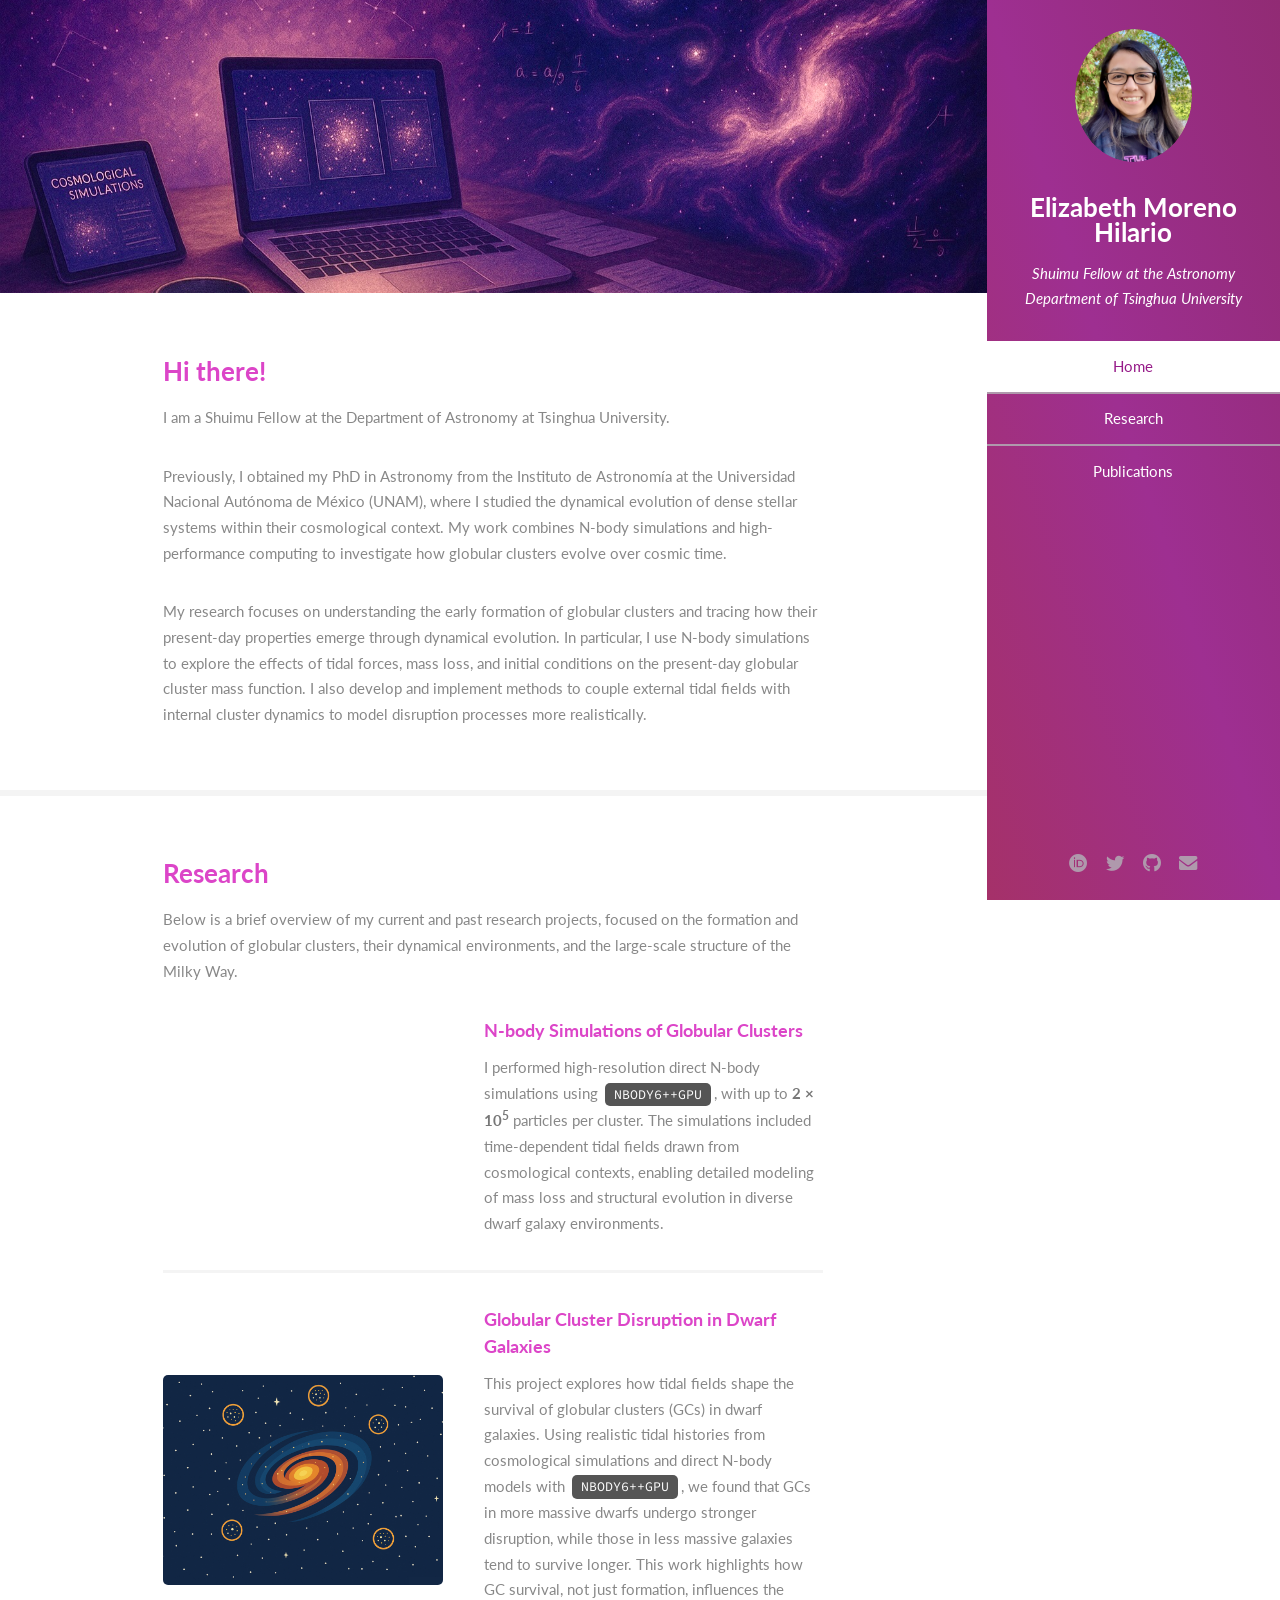
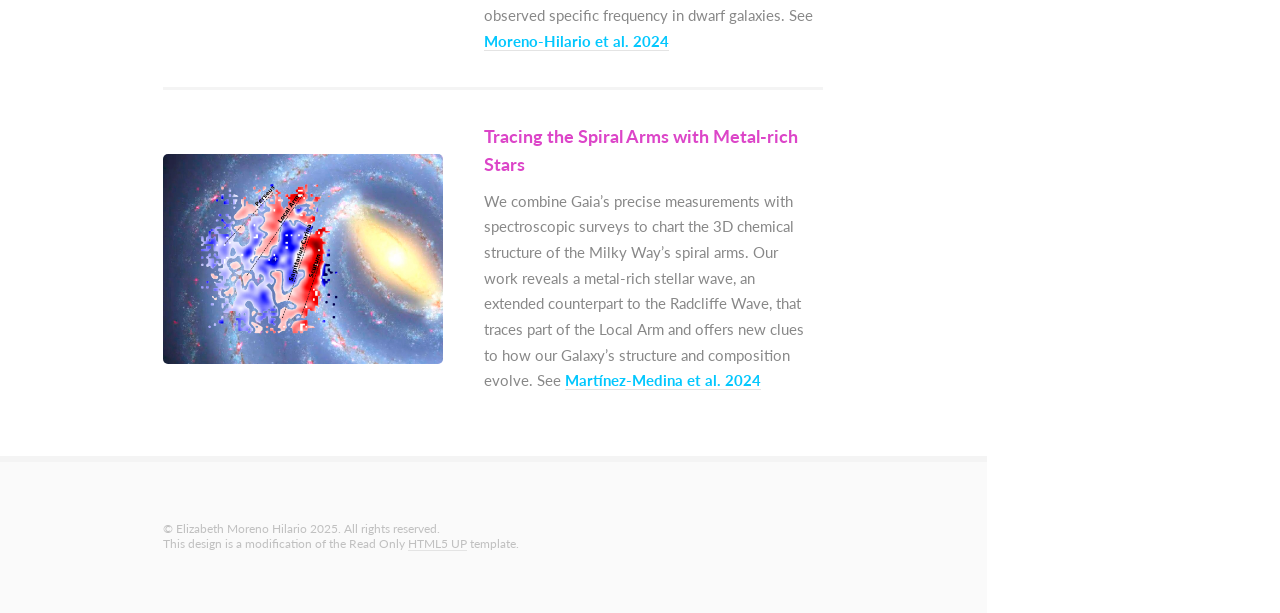
<file: index.html>
<!DOCTYPE HTML>
<!--
	Read Only by HTML5 UP
	html5up.net | @ajlkn
	Free for personal and commercial use under the CCA 3.0 license (html5up.net/license)
-->
<html>
	<head>
		<title>Elizabeth Moreno Hilario</title>
		<meta charset="utf-8" />
		<meta name="viewport" content="width=device-width, initial-scale=1, user-scalable=no" />
		<link rel="stylesheet" href="assets/css/main.css" />
	</head>
	<body class="is-preload">

		<!-- Header -->
			<section id="header">
				<header>
					<span class="image avatar"><img src="images/EMH.jpeg" alt="" /></span>
					<h1 id="logo"><a href="#">Elizabeth Moreno Hilario</a></h1>
					<p>Shuimu Fellow at the Astronomy Department of Tsinghua University</p>

				</header>
				<nav id="nav">
					<ul>
						<li><a href="#one" class="active">Home</a></li>
						<li><a href="#two">Research</a></li>
						<li><a href="https://ui.adsabs.harvard.edu/public-libraries/n4jXkbl8RSSs3lw-qFW_7Q" class="external">Publications</a></li>
						<!-- <li><a href="#four">Contact</a></li> -->
					</ul>
				</nav>
				<footer>
					<ul class="icons">
						<li><a href="https://orcid.org/0000-0002-6906-2379" class="icon brands fa-orcid"><span class="label">Orcid</span></a></li>
						<li><a href="https://x.com/Effy_Morh" class="icon brands fa-twitter"><span class="label">Twitter</span></a></li>
						<li><a href="https://github.com/ElizabethMorh" class="icon brands fa-github"><span class="label">Github</span></a></li>
						<li><a href="mailto:elimorh@mail.tsinghua.edu.cn" class="icon solid fa-envelope"><span class="label">Email</span></a></li>
					</ul>
				</footer>
			</section>

		<!-- Wrapper -->
			<div id="wrapper">

				<!-- Main -->
					<div id="main">

						<!-- One -->
							<section id="one">
								<div class="image main" data-position="center">
									<img src="images/banner.jpeg" alt="" />
								</div>
								<div class="container">
									<header class="major">
										<h3>Hi there!</h3>
									</header>
									<p>I am a Shuimu Fellow at the Department of Astronomy at Tsinghua University.</p>
									<p>Previously, I obtained my PhD in Astronomy from the Instituto de Astronomía at the Universidad Nacional Autónoma de México (UNAM), where I studied the dynamical evolution of dense stellar systems within their cosmological context. My work combines N-body simulations and high-performance computing to investigate how globular clusters evolve over cosmic time.</p>
									<p>My research focuses on understanding the early formation of globular clusters and tracing how their present-day properties emerge through dynamical evolution. In particular, I use N-body simulations to explore the effects of tidal forces, mass loss, and initial conditions on the present-day globular cluster mass function. I also develop and implement methods to couple external tidal fields with internal cluster dynamics to model disruption processes more realistically.</p>
								</div>
							</section>

						<!-- Two -->
							<section id="two">
								<div class="container">
									<h3>Research</h3>
									<p>Below is a brief overview of my current and past research projects, focused on the formation and evolution of globular clusters, their dynamical environments, and the large-scale structure of the Milky Way.</p>
									<div class="features">
										<article>
											<a href="#" class="image">
  											<video autoplay loop muted playsinline style="width:100%; height:auto;">
    										<source src="images/output_R6h_dots.mp4" type="video/mp4">
    										Your browser does not support the video tag.
  											</video>
											</a>
											<div class="inner">
												<h4>N-body Simulations of Globular Clusters</h4>
												<p>I performed high-resolution direct N-body simulations using <code>NBODY6++GPU</code>, with up to <strong>2 × 10<sup>5</sup></strong> particles per cluster. The simulations included time-dependent tidal fields drawn from cosmological contexts, enabling detailed modeling of mass loss and structural evolution in diverse dwarf galaxy environments.</p>
											</div>
										</article>
										<article>
											<a href="#" class="image"><img src="images/GCs_galaxy.jpeg" alt="" /></a>
											<div class="inner">
												<h4>Globular Cluster Disruption in Dwarf Galaxies</h4>
												<p>This project explores how tidal fields shape the survival of globular clusters (GCs) in dwarf galaxies. Using realistic tidal histories from cosmological simulations and direct N-body models with <code>NBODY6++GPU</code>, we found that GCs in more massive dwarfs undergo stronger disruption, while those in less massive galaxies tend to survive longer. This work highlights how GC survival, not just formation, influences the observed specific frequency in dwarf galaxies.
												See <a href="https://ui.adsabs.harvard.edu/abs/2024MNRAS.527.2765M/abstract" target="_blank" style="color: #02c7fe; text-decoration: none; font-weight: bold;"> Moreno-Hilario et al. 2024 </a>
												</p>
											</div>
										</article>
										<article>
											<a href="#" class="image"><img src="images/MetalicityMap.jpeg" alt="" /></a>
											<div class="inner">
												<h4>Tracing the Spiral Arms with Metal-rich Stars</h4>
												<p>We combine Gaia’s precise measurements with spectroscopic surveys to chart the 3D chemical structure of the Milky Way’s spiral arms. Our work reveals a metal-rich stellar wave, an extended counterpart to the Radcliffe Wave, that traces part of the Local Arm and offers new clues to how our Galaxy’s structure and composition evolve.
												See <a href="https://ui.adsabs.harvard.edu/abs/2025MNRAS.542L..94M/abstract" target="_blank" style="color: #02c7fe; text-decoration: none; font-weight: bold;"> Martínez-Medina et al. 2024 </a>	
												</p>
											</div>
										</article>
									</div>
								</div>
							</section>


						<!-- Three -->
						<!-- 
							<section id="two">
								<div class="container">
									<h3>Things I Can Do</h3>
									<p>Integer eu ante ornare amet commetus vestibulum blandit integer in curae ac faucibus integer non. Adipiscing cubilia elementum integer lorem ipsum dolor sit amet.</p>
									<ul class="feature-icons">
										<li class="icon solid fa-code">Write all the code</li>
										<li class="icon solid fa-cubes">Stack small boxes</li>
										<li class="icon solid fa-book">Read books and stuff</li>
										<li class="icon solid fa-coffee">Drink much coffee</li>
										<li class="icon solid fa-bolt">Lightning bolt</li>
										<li class="icon solid fa-users">Shadow clone technique</li>
									</ul>
								</div>
							</section>
						-->


						<!-- Five -->
						<!--
							<section id="five">
								<div class="container">
									<h3>Elements</h3>

									<section>
										<h4>Text</h4>
										<p>This is <b>bold</b> and this is <strong>strong</strong>. This is <i>italic</i> and this is <em>emphasized</em>.
										This is <sup>superscript</sup> text and this is <sub>subscript</sub> text.
										This is <u>underlined</u> and this is code: <code>for (;;) { ... }</code>. Finally, <a href="#">this is a link</a>.</p>
										<hr />
										<header>
											<h4>Heading with a Subtitle</h4>
											<p>Lorem ipsum dolor sit amet nullam id egestas urna aliquam</p>
										</header>
										<p>Nunc lacinia ante nunc ac lobortis. Interdum adipiscing gravida odio porttitor sem non mi integer non faucibus ornare mi ut ante amet placerat aliquet. Volutpat eu sed ante lacinia sapien lorem accumsan varius montes viverra nibh in adipiscing blandit tempus accumsan.</p>
										<header>
											<h5>Heading with a Subtitle</h5>
											<p>Lorem ipsum dolor sit amet nullam id egestas urna aliquam</p>
										</header>
										<p>Nunc lacinia ante nunc ac lobortis. Interdum adipiscing gravida odio porttitor sem non mi integer non faucibus ornare mi ut ante amet placerat aliquet. Volutpat eu sed ante lacinia sapien lorem accumsan varius montes viverra nibh in adipiscing blandit tempus accumsan.</p>
										<hr />
										<h2>Heading Level 2</h2>
										<h3>Heading Level 3</h3>
										<h4>Heading Level 4</h4>
										<h5>Heading Level 5</h5>
										<h6>Heading Level 6</h6>
										<hr />
										<h5>Blockquote</h5>
										<blockquote>Fringilla nisl. Donec accumsan interdum nisi, quis tincidunt felis sagittis eget tempus euismod. Vestibulum ante ipsum primis in faucibus vestibulum. Blandit adipiscing eu felis iaculis volutpat ac adipiscing accumsan faucibus. Vestibulum ante ipsum primis in faucibus lorem ipsum dolor sit amet nullam adipiscing eu felis.</blockquote>
										<h5>Preformatted</h5>
										<pre><code>i = 0;

while (!deck.isInOrder()) {
    print 'Iteration ' + i;
    deck.shuffle();
    i++;
}

print 'It took ' + i + ' iterations to sort the deck.';</code></pre>
									</section>

									<section>
										<h4>Lists</h4>
										<div class="row">
											<div class="col-6 col-12-xsmall">
												<h5>Unordered</h5>
												<ul>
													<li>Dolor pulvinar etiam magna etiam.</li>
													<li>Sagittis adipiscing lorem eleifend.</li>
													<li>Felis enim feugiat dolore viverra.</li>
												</ul>
												<h5>Alternate</h5>
												<ul class="alt">
													<li>Dolor pulvinar etiam magna etiam.</li>
													<li>Sagittis adipiscing lorem eleifend.</li>
													<li>Felis enim feugiat dolore viverra.</li>
												</ul>
											</div>
											<div class="col-6 col-12-xsmall">
												<h5>Ordered</h5>
												<ol>
													<li>Dolor pulvinar etiam magna etiam.</li>
													<li>Etiam vel felis at lorem sed viverra.</li>
													<li>Felis enim feugiat dolore viverra.</li>
													<li>Dolor pulvinar etiam magna etiam.</li>
													<li>Etiam vel felis at lorem sed viverra.</li>
													<li>Felis enim feugiat dolore viverra.</li>
												</ol>
												<h5>Icons</h5>
												<ul class="icons">
													<li><a href="#" class="icon brands fa-twitter"><span class="label">Twitter</span></a></li>
													<li><a href="#" class="icon brands fa-facebook-f"><span class="label">Facebook</span></a></li>
													<li><a href="#" class="icon brands fa-instagram"><span class="label">Instagram</span></a></li>
													<li><a href="#" class="icon brands fa-github"><span class="label">Github</span></a></li>
													<li><a href="#" class="icon brands fa-dribbble"><span class="label">Dribbble</span></a></li>
													<li><a href="#" class="icon brands fa-tumblr"><span class="label">Tumblr</span></a></li>
												</ul>
											</div>
										</div>
										<h5>Actions</h5>
										<ul class="actions">
											<li><a href="#" class="button primary">Default</a></li>
											<li><a href="#" class="button">Default</a></li>
											<li><a href="#" class="button alt">Default</a></li>
										</ul>
										<ul class="actions small">
											<li><a href="#" class="button primary small">Small</a></li>
											<li><a href="#" class="button small">Small</a></li>
											<li><a href="#" class="button alt small">Small</a></li>
										</ul>
										<div class="row">
											<div class="col-3 col-6-medium col-12-xsmall">
												<ul class="actions stacked">
													<li><a href="#" class="button primary">Default</a></li>
													<li><a href="#" class="button">Default</a></li>
													<li><a href="#" class="button alt">Default</a></li>
												</ul>
											</div>
											<div class="col-3 col-6 col-12-xsmall">
												<ul class="actions stacked">
													<li><a href="#" class="button primary small">Small</a></li>
													<li><a href="#" class="button small">Small</a></li>
													<li><a href="#" class="button alt small">Small</a></li>
												</ul>
											</div>
											<div class="col-3 col-6-medium col-12-xsmall">
												<ul class="actions stacked">
													<li><a href="#" class="button primary fit">Default</a></li>
													<li><a href="#" class="button fit">Default</a></li>
													<li><a href="#" class="button alt fit">Default</a></li>
												</ul>
											</div>
											<div class="col-3 col-6-medium col-12-xsmall">
												<ul class="actions stacked">
													<li><a href="#" class="button primary small fit">Small</a></li>
													<li><a href="#" class="button small fit">Small</a></li>
													<li><a href="#" class="button alt small fit">Small</a></li>
												</ul>
											</div>
										</div>
									</section>

									<section>
										<h4>Table</h4>
										<h5>Default</h5>
										<div class="table-wrapper">
											<table>
												<thead>
													<tr>
														<th>Name</th>
														<th>Description</th>
														<th>Price</th>
													</tr>
												</thead>
												<tbody>
													<tr>
														<td>Item One</td>
														<td>Ante turpis integer aliquet porttitor.</td>
														<td>29.99</td>
													</tr>
													<tr>
														<td>Item Two</td>
														<td>Vis ac commodo adipiscing arcu aliquet.</td>
														<td>19.99</td>
													</tr>
													<tr>
														<td>Item Three</td>
														<td> Morbi faucibus arcu accumsan lorem.</td>
														<td>29.99</td>
													</tr>
													<tr>
														<td>Item Four</td>
														<td>Vitae integer tempus condimentum.</td>
														<td>19.99</td>
													</tr>
													<tr>
														<td>Item Five</td>
														<td>Ante turpis integer aliquet porttitor.</td>
														<td>29.99</td>
													</tr>
												</tbody>
												<tfoot>
													<tr>
														<td colspan="2"></td>
														<td>100.00</td>
													</tr>
												</tfoot>
											</table>
										</div>

										<h5>Alternate</h5>
										<div class="table-wrapper">
											<table class="alt">
												<thead>
													<tr>
														<th>Name</th>
														<th>Description</th>
														<th>Price</th>
													</tr>
												</thead>
												<tbody>
													<tr>
														<td>Item One</td>
														<td>Ante turpis integer aliquet porttitor.</td>
														<td>29.99</td>
													</tr>
													<tr>
														<td>Item Two</td>
														<td>Vis ac commodo adipiscing arcu aliquet.</td>
														<td>19.99</td>
													</tr>
													<tr>
														<td>Item Three</td>
														<td> Morbi faucibus arcu accumsan lorem.</td>
														<td>29.99</td>
													</tr>
													<tr>
														<td>Item Four</td>
														<td>Vitae integer tempus condimentum.</td>
														<td>19.99</td>
													</tr>
													<tr>
														<td>Item Five</td>
														<td>Ante turpis integer aliquet porttitor.</td>
														<td>29.99</td>
													</tr>
												</tbody>
												<tfoot>
													<tr>
														<td colspan="2"></td>
														<td>100.00</td>
													</tr>
												</tfoot>
											</table>
										</div>
									</section>

									<section>
										<h4>Buttons</h4>
										<ul class="actions">
											<li><a href="#" class="button primary">Primary</a></li>
											<li><a href="#" class="button">Default</a></li>
											<li><a href="#" class="button alt">Alternate</a></li>
										</ul>
										<ul class="actions">
											<li><a href="#" class="button primary large">Large</a></li>
											<li><a href="#" class="button">Default</a></li>
											<li><a href="#" class="button alt small">Small</a></li>
										</ul>
										<ul class="actions fit">
											<li><a href="#" class="button primary fit">Fit</a></li>
											<li><a href="#" class="button fit">Fit</a></li>
											<li><a href="#" class="button alt fit">Fit</a></li>
										</ul>
										<ul class="actions fit small">
											<li><a href="#" class="button primary fit small">Fit + Small</a></li>
											<li><a href="#" class="button fit small">Fit + Small</a></li>
											<li><a href="#" class="button alt fit small">Fit + Small</a></li>
										</ul>
										<ul class="actions">
											<li><a href="#" class="button primary icon solid fa-download">Icon</a></li>
											<li><a href="#" class="button icon solid fa-download">Icon</a></li>
											<li><a href="#" class="button alt icon solid fa-check">Icon</a></li>
										</ul>
										<ul class="actions">
											<li><span class="button primary disabled">Primary</span></li>
											<li><span class="button disabled">Default</span></li>
											<li><span class="button alt disabled">Alternate</span></li>
										</ul>
									</section>

									<section>
										<h4>Form</h4>
										<form method="post" action="#">
											<div class="row gtr-uniform">
												<div class="col-6 col-12-xsmall">
													<input type="text" name="demo-name" id="demo-name" value="" placeholder="Name" />
												</div>
												<div class="col-6 col-12-xsmall">
													<input type="email" name="demo-email" id="demo-email" value="" placeholder="Email" />
												</div>
												<div class="col-12">
													<select name="demo-category" id="demo-category">
														<option value="">- Category -</option>
														<option value="1">Manufacturing</option>
														<option value="1">Shipping</option>
														<option value="1">Administration</option>
														<option value="1">Human Resources</option>
													</select>
												</div>
												<div class="col-4 col-12-medium">
													<input type="radio" id="demo-priority-low" name="demo-priority" checked>
													<label for="demo-priority-low">Low Priority</label>
												</div>
												<div class="col-4 col-12-medium">
													<input type="radio" id="demo-priority-normal" name="demo-priority">
													<label for="demo-priority-normal">Normal Priority</label>
												</div>
												<div class="col-4 col-12-medium">
													<input type="radio" id="demo-priority-high" name="demo-priority">
													<label for="demo-priority-high">High Priority</label>
												</div>
												<div class="col-6 col-12-medium">
													<input type="checkbox" id="demo-copy" name="demo-copy">
													<label for="demo-copy">Email me a copy of this message</label>
												</div>
												<div class="col-6 col-12-medium">
													<input type="checkbox" id="demo-human" name="demo-human" checked>
													<label for="demo-human">I am a human and not a robot</label>
												</div>
												<div class="col-12">
													<textarea name="demo-message" id="demo-message" placeholder="Enter your message" rows="6"></textarea>
												</div>
												<div class="col-12">
													<ul class="actions">
														<li><input type="submit" value="Send Message" /></li>
														<li><input type="reset" value="Reset" class="alt" /></li>
													</ul>
												</div>
											</div>
										</form>
									</section>

									<section>
										<h4>Image</h4>
										<h5>Fit</h5>
										<span class="image fit"><img src="images/banner.jpg" alt="" /></span>
										<div class="box alt">
											<div class="row gtr-50 gtr-uniform">
												<div class="col-4"><span class="image fit"><img src="images/pic01.jpg" alt="" /></span></div>
												<div class="col-4"><span class="image fit"><img src="images/pic02.jpg" alt="" /></span></div>
												<div class="col-4"><span class="image fit"><img src="images/pic03.jpg" alt="" /></span></div>
												<div class="col-4"><span class="image fit"><img src="images/pic02.jpg" alt="" /></span></div>
												<div class="col-4"><span class="image fit"><img src="images/pic03.jpg" alt="" /></span></div>
												<div class="col-4"><span class="image fit"><img src="images/pic01.jpg" alt="" /></span></div>
												<div class="col-4"><span class="image fit"><img src="images/pic03.jpg" alt="" /></span></div>
												<div class="col-4"><span class="image fit"><img src="images/pic01.jpg" alt="" /></span></div>
												<div class="col-4"><span class="image fit"><img src="images/pic02.jpg" alt="" /></span></div>
											</div>
										</div>
										<h5>Left &amp; Right</h5>
										<p><span class="image left"><img src="images/avatar.jpg" alt="" /></span>Fringilla nisl. Donec accumsan interdum nisi, quis tincidunt felis sagittis eget. tempus euismod. Vestibulum ante ipsum primis in faucibus vestibulum. Blandit adipiscing eu felis iaculis volutpat ac adipiscing accumsan eu faucibus. Integer ac pellentesque praesent tincidunt felis sagittis eget. tempus euismod. Vestibulum ante ipsum primis in faucibus vestibulum. Blandit adipiscing eu felis iaculis volutpat ac adipiscing accumsan eu faucibus. Integer ac pellentesque praesent. Donec accumsan interdum nisi, quis tincidunt felis sagittis eget. tempus euismod. Vestibulum ante ipsum primis in faucibus vestibulum. Blandit adipiscing eu felis iaculis volutpat ac adipiscing accumsan eu faucibus. Integer ac pellentesque praesent tincidunt felis sagittis eget. tempus euismod. Vestibulum ante ipsum primis in faucibus vestibulum. Blandit adipiscing eu felis iaculis volutpat ac adipiscing accumsan eu faucibus. Integer ac pellentesque praesent.</p>
										<p><span class="image right"><img src="images/avatar.jpg" alt="" /></span>Fringilla nisl. Donec accumsan interdum nisi, quis tincidunt felis sagittis eget. tempus euismod. Vestibulum ante ipsum primis in faucibus vestibulum. Blandit adipiscing eu felis iaculis volutpat ac adipiscing accumsan eu faucibus. Integer ac pellentesque praesent tincidunt felis sagittis eget. tempus euismod. Vestibulum ante ipsum primis in faucibus vestibulum. Blandit adipiscing eu felis iaculis volutpat ac adipiscing accumsan eu faucibus. Integer ac pellentesque praesent. Donec accumsan interdum nisi, quis tincidunt felis sagittis eget. tempus euismod. Vestibulum ante ipsum primis in faucibus vestibulum. Blandit adipiscing eu felis iaculis volutpat ac adipiscing accumsan eu faucibus. Integer ac pellentesque praesent tincidunt felis sagittis eget. tempus euismod. Vestibulum ante ipsum primis in faucibus vestibulum. Blandit adipiscing eu felis iaculis volutpat ac adipiscing accumsan eu faucibus. Integer ac pellentesque praesent.</p>
									</section>

								</div>
							</section>
						

					</div>
				-->

				<!-- Footer -->
					<section id="footer">
						<div class="container">
							<ul class="copyright">
								<li>&copy; Elizabeth Moreno Hilario 2025. All rights reserved.<br>
								This design is a modification of the Read Only <a href="http://html5up.net">HTML5 UP</a> template.</li>
							</ul>
						</div>
					</section>

			</div>

		<!-- Scripts -->
			<script src="assets/js/jquery.min.js"></script>
			<script src="assets/js/jquery.scrollex.min.js"></script>
			<script src="assets/js/jquery.scrolly.min.js"></script>
			<script src="assets/js/browser.min.js"></script>
			<script src="assets/js/breakpoints.min.js"></script>
			<script src="assets/js/util.js"></script>
			<script src="assets/js/main.js"></script>

	</body>

</html>
</file>
<file: assets/css/main.css>
@import url("fontawesome-all.min.css");
@import url("https://fonts.googleapis.com/css?family=Lato:400,400italic,700,700italic|Source+Code+Pro:400");

/*
	Read Only by HTML5 UP
	html5up.net | @ajlkn
	Free for personal and commercial use under the CCA 3.0 license (html5up.net/license)
*/

html, body, div, span, applet, object,
iframe, h1, h2, h3, h4, h5, h6, p, blockquote,
pre, a, abbr, acronym, address, big, cite,
code, del, dfn, em, img, ins, kbd, q, s, samp,
small, strike, strong, sub, sup, tt, var, b,
u, i, center, dl, dt, dd, ol, ul, li, fieldset,
form, label, legend, table, caption, tbody,
tfoot, thead, tr, th, td, article, aside,
canvas, details, embed, figure, figcaption,
footer, header, hgroup, menu, nav, output, ruby,
section, summary, time, mark, audio, video {
	margin: 0;
	padding: 0;
	border: 0;
	font-size: 100%;
	font: inherit;
	vertical-align: baseline;}

article, aside, details, figcaption, figure,
footer, header, hgroup, menu, nav, section {
	display: block;}

body {
	line-height: 1;
}

ol, ul {
	list-style: none;
}

blockquote, q {
	quotes: none;
}

	blockquote:before, blockquote:after, q:before, q:after {
		content: '';
		content: none;
	}

table {
	border-collapse: collapse;
	border-spacing: 0;
}

body {
	-webkit-text-size-adjust: none;
}

mark {
	background-color: transparent;
	color: inherit;
}

input::-moz-focus-inner {
	border: 0;
	padding: 0;
}

input, select, textarea {
	-moz-appearance: none;
	-webkit-appearance: none;
	-ms-appearance: none;
	appearance: none;
}

/* Basic */

	html {
		box-sizing: border-box;
	}

	*, *:before, *:after {
		box-sizing: inherit;
	}

	body {
		background: #fff;
	}

		body.is-preload *, body.is-preload *:before, body.is-preload *:after {
			-moz-animation: none !important;
			-webkit-animation: none !important;
			-ms-animation: none !important;
			animation: none !important;
			-moz-transition: none !important;
			-webkit-transition: none !important;
			-ms-transition: none !important;
			transition: none !important;
		}

	body, input, select, textarea {
		color: #888;
		font-family: "Lato", sans-serif;
		font-size: 16pt;
		font-weight: 400;
		line-height: 1.75em;
	}

	a {
		-moz-transition: color 0.2s ease-in-out, border-color 0.2s ease-in-out;
		-webkit-transition: color 0.2s ease-in-out, border-color 0.2s ease-in-out;
		-ms-transition: color 0.2s ease-in-out, border-color 0.2s ease-in-out;
		transition: color 0.2s ease-in-out, border-color 0.2s ease-in-out;
		border-bottom: solid 1px #e4e4e4;
		color: inherit;
		text-decoration: none;
	}

		a:hover {
			border-bottom-color: transparent;
			color: #ff96f1 !important;
		}

	strong, b {
		color: #777;
		font-weight: 700;
	}

	em, i {
		font-style: italic;
	}

	p {
		margin: 0 0 2.25em 0;
	}

	h1, h2, h3, h4, h5, h6 {
		color: #dc45c8;
		font-weight: 700;
		line-height: 1em;
		margin: 0 0 0.5625em 0;
	}

		h1 a, h2 a, h3 a, h4 a, h5 a, h6 a {
			border: 0;
			color: inherit;
			text-decoration: none;
		}

	h2 {
		font-size: 2em;
		line-height: 1.5em;
	}

	h3 {
		font-size: 1.75em;
		line-height: 1.5em;
	}

	h4 {
		font-size: 1.25em;
		line-height: 1.5em;
	}

	h5 {
		font-size: 0.9em;
		line-height: 1.5em;
	}

	h6 {
		font-size: 0.7em;
		line-height: 1.5em;
	}

	sub {
		font-size: 0.8em;
		position: relative;
		top: 0.5em;
	}

	sup {
		font-size: 0.8em;
		position: relative;
		top: -0.5em;
	}

	hr {
		border: 0;
		border-bottom: solid 2px #f4f4f4;
		margin: 2.25em 0;
	}

		hr.major {
			margin: 3.375em 0;
		}

	blockquote {
		border-left: solid 8px #e4e4e4;
		font-style: italic;
		margin: 0 0 2.25em 0;
		padding: 0.5em 0 0.5em 2em;
	}

	code {
		background: #555;
		border-radius: 5px;
		color: #fff;
		font-family: "Source Code Pro", monospace;
		font-size: 0.9em;
		margin: 0 0.25em;
		padding: 0.25em 0.65em;
	}

	pre {
		font-family: "Source Code Pro", monospace;
		font-size: 0.9em;
		margin: 0 0 2.25em 0;
	}

		pre code {
			-webkit-overflow-scrolling: touch;
			display: block;
			line-height: 1.5em;
			overflow-x: auto;
			padding: 1em 1.5em;
		}

	.align-left {
		text-align: left;
	}

	.align-center {
		text-align: center;
	}

	.align-right {
		text-align: right;
	}

/* Row */

	.row {
		display: flex;
		flex-wrap: wrap;
		box-sizing: border-box;
		align-items: stretch;
	}

		.row > * {
			box-sizing: border-box;
		}

		.row.gtr-uniform > * > :last-child {
			margin-bottom: 0;
		}

		.row.aln-left {
			justify-content: flex-start;
		}

		.row.aln-center {
			justify-content: center;
		}

		.row.aln-right {
			justify-content: flex-end;
		}

		.row.aln-top {
			align-items: flex-start;
		}

		.row.aln-middle {
			align-items: center;
		}

		.row.aln-bottom {
			align-items: flex-end;
		}

		.row > .imp {
			order: -1;
		}

		.row > .col-1 {
			width: 8.33333%;
		}

		.row > .off-1 {
			margin-left: 8.33333%;
		}

		.row > .col-2 {
			width: 16.66667%;
		}

		.row > .off-2 {
			margin-left: 16.66667%;
		}

		.row > .col-3 {
			width: 25%;
		}

		.row > .off-3 {
			margin-left: 25%;
		}

		.row > .col-4 {
			width: 33.33333%;
		}

		.row > .off-4 {
			margin-left: 33.33333%;
		}

		.row > .col-5 {
			width: 41.66667%;
		}

		.row > .off-5 {
			margin-left: 41.66667%;
		}

		.row > .col-6 {
			width: 50%;
		}

		.row > .off-6 {
			margin-left: 50%;
		}

		.row > .col-7 {
			width: 58.33333%;
		}

		.row > .off-7 {
			margin-left: 58.33333%;
		}

		.row > .col-8 {
			width: 66.66667%;
		}

		.row > .off-8 {
			margin-left: 66.66667%;
		}

		.row > .col-9 {
			width: 75%;
		}

		.row > .off-9 {
			margin-left: 75%;
		}

		.row > .col-10 {
			width: 83.33333%;
		}

		.row > .off-10 {
			margin-left: 83.33333%;
		}

		.row > .col-11 {
			width: 91.66667%;
		}

		.row > .off-11 {
			margin-left: 91.66667%;
		}

		.row > .col-12 {
			width: 100%;
		}

		.row > .off-12 {
			margin-left: 100%;
		}

		.row.gtr-0 {
			margin-top: 0;
			margin-left: 0em;
		}

			.row.gtr-0 > * {
				padding: 0 0 0 0em;
			}

			.row.gtr-0.gtr-uniform {
				margin-top: 0em;
			}

				.row.gtr-0.gtr-uniform > * {
					padding-top: 0em;
				}

		.row.gtr-25 {
			margin-top: 0;
			margin-left: -0.5em;
		}

			.row.gtr-25 > * {
				padding: 0 0 0 0.5em;
			}

			.row.gtr-25.gtr-uniform {
				margin-top: -0.5em;
			}

				.row.gtr-25.gtr-uniform > * {
					padding-top: 0.5em;
				}

		.row.gtr-50 {
			margin-top: 0;
			margin-left: -1em;
		}

			.row.gtr-50 > * {
				padding: 0 0 0 1em;
			}

			.row.gtr-50.gtr-uniform {
				margin-top: -1em;
			}

				.row.gtr-50.gtr-uniform > * {
					padding-top: 1em;
				}

		.row {
			margin-top: 0;
			margin-left: -2em;
		}

			.row > * {
				padding: 0 0 0 2em;
			}

			.row.gtr-uniform {
				margin-top: -2em;
			}

				.row.gtr-uniform > * {
					padding-top: 2em;
				}

		.row.gtr-150 {
			margin-top: 0;
			margin-left: -3em;
		}

			.row.gtr-150 > * {
				padding: 0 0 0 3em;
			}

			.row.gtr-150.gtr-uniform {
				margin-top: -3em;
			}

				.row.gtr-150.gtr-uniform > * {
					padding-top: 3em;
				}

		.row.gtr-200 {
			margin-top: 0;
			margin-left: -4em;
		}

			.row.gtr-200 > * {
				padding: 0 0 0 4em;
			}

			.row.gtr-200.gtr-uniform {
				margin-top: -4em;
			}

				.row.gtr-200.gtr-uniform > * {
					padding-top: 4em;
				}

		@media screen and (max-width: 1680px) {

			.row {
				display: flex;
				flex-wrap: wrap;
				box-sizing: border-box;
				align-items: stretch;
			}

				.row > * {
					box-sizing: border-box;
				}

				.row.gtr-uniform > * > :last-child {
					margin-bottom: 0;
				}

				.row.aln-left {
					justify-content: flex-start;
				}

				.row.aln-center {
					justify-content: center;
				}

				.row.aln-right {
					justify-content: flex-end;
				}

				.row.aln-top {
					align-items: flex-start;
				}

				.row.aln-middle {
					align-items: center;
				}

				.row.aln-bottom {
					align-items: flex-end;
				}

				.row > .imp-xlarge {
					order: -1;
				}

				.row > .col-1-xlarge {
					width: 8.33333%;
				}

				.row > .off-1-xlarge {
					margin-left: 8.33333%;
				}

				.row > .col-2-xlarge {
					width: 16.66667%;
				}

				.row > .off-2-xlarge {
					margin-left: 16.66667%;
				}

				.row > .col-3-xlarge {
					width: 25%;
				}

				.row > .off-3-xlarge {
					margin-left: 25%;
				}

				.row > .col-4-xlarge {
					width: 33.33333%;
				}

				.row > .off-4-xlarge {
					margin-left: 33.33333%;
				}

				.row > .col-5-xlarge {
					width: 41.66667%;
				}

				.row > .off-5-xlarge {
					margin-left: 41.66667%;
				}

				.row > .col-6-xlarge {
					width: 50%;
				}

				.row > .off-6-xlarge {
					margin-left: 50%;
				}

				.row > .col-7-xlarge {
					width: 58.33333%;
				}

				.row > .off-7-xlarge {
					margin-left: 58.33333%;
				}

				.row > .col-8-xlarge {
					width: 66.66667%;
				}

				.row > .off-8-xlarge {
					margin-left: 66.66667%;
				}

				.row > .col-9-xlarge {
					width: 75%;
				}

				.row > .off-9-xlarge {
					margin-left: 75%;
				}

				.row > .col-10-xlarge {
					width: 83.33333%;
				}

				.row > .off-10-xlarge {
					margin-left: 83.33333%;
				}

				.row > .col-11-xlarge {
					width: 91.66667%;
				}

				.row > .off-11-xlarge {
					margin-left: 91.66667%;
				}

				.row > .col-12-xlarge {
					width: 100%;
				}

				.row > .off-12-xlarge {
					margin-left: 100%;
				}

				.row.gtr-0 {
					margin-top: 0;
					margin-left: 0em;
				}

					.row.gtr-0 > * {
						padding: 0 0 0 0em;
					}

					.row.gtr-0.gtr-uniform {
						margin-top: 0em;
					}

						.row.gtr-0.gtr-uniform > * {
							padding-top: 0em;
						}

				.row.gtr-25 {
					margin-top: 0;
					margin-left: -0.5em;
				}

					.row.gtr-25 > * {
						padding: 0 0 0 0.5em;
					}

					.row.gtr-25.gtr-uniform {
						margin-top: -0.5em;
					}

						.row.gtr-25.gtr-uniform > * {
							padding-top: 0.5em;
						}

				.row.gtr-50 {
					margin-top: 0;
					margin-left: -1em;
				}

					.row.gtr-50 > * {
						padding: 0 0 0 1em;
					}

					.row.gtr-50.gtr-uniform {
						margin-top: -1em;
					}

						.row.gtr-50.gtr-uniform > * {
							padding-top: 1em;
						}

				.row {
					margin-top: 0;
					margin-left: -2em;
				}

					.row > * {
						padding: 0 0 0 2em;
					}

					.row.gtr-uniform {
						margin-top: -2em;
					}

						.row.gtr-uniform > * {
							padding-top: 2em;
						}

				.row.gtr-150 {
					margin-top: 0;
					margin-left: -3em;
				}

					.row.gtr-150 > * {
						padding: 0 0 0 3em;
					}

					.row.gtr-150.gtr-uniform {
						margin-top: -3em;
					}

						.row.gtr-150.gtr-uniform > * {
							padding-top: 3em;
						}

				.row.gtr-200 {
					margin-top: 0;
					margin-left: -4em;
				}

					.row.gtr-200 > * {
						padding: 0 0 0 4em;
					}

					.row.gtr-200.gtr-uniform {
						margin-top: -4em;
					}

						.row.gtr-200.gtr-uniform > * {
							padding-top: 4em;
						}

		}

		@media screen and (max-width: 1280px) {

			.row {
				display: flex;
				flex-wrap: wrap;
				box-sizing: border-box;
				align-items: stretch;
			}

				.row > * {
					box-sizing: border-box;
				}

				.row.gtr-uniform > * > :last-child {
					margin-bottom: 0;
				}

				.row.aln-left {
					justify-content: flex-start;
				}

				.row.aln-center {
					justify-content: center;
				}

				.row.aln-right {
					justify-content: flex-end;
				}

				.row.aln-top {
					align-items: flex-start;
				}

				.row.aln-middle {
					align-items: center;
				}

				.row.aln-bottom {
					align-items: flex-end;
				}

				.row > .imp-large {
					order: -1;
				}

				.row > .col-1-large {
					width: 8.33333%;
				}

				.row > .off-1-large {
					margin-left: 8.33333%;
				}

				.row > .col-2-large {
					width: 16.66667%;
				}

				.row > .off-2-large {
					margin-left: 16.66667%;
				}

				.row > .col-3-large {
					width: 25%;
				}

				.row > .off-3-large {
					margin-left: 25%;
				}

				.row > .col-4-large {
					width: 33.33333%;
				}

				.row > .off-4-large {
					margin-left: 33.33333%;
				}

				.row > .col-5-large {
					width: 41.66667%;
				}

				.row > .off-5-large {
					margin-left: 41.66667%;
				}

				.row > .col-6-large {
					width: 50%;
				}

				.row > .off-6-large {
					margin-left: 50%;
				}

				.row > .col-7-large {
					width: 58.33333%;
				}

				.row > .off-7-large {
					margin-left: 58.33333%;
				}

				.row > .col-8-large {
					width: 66.66667%;
				}

				.row > .off-8-large {
					margin-left: 66.66667%;
				}

				.row > .col-9-large {
					width: 75%;
				}

				.row > .off-9-large {
					margin-left: 75%;
				}

				.row > .col-10-large {
					width: 83.33333%;
				}

				.row > .off-10-large {
					margin-left: 83.33333%;
				}

				.row > .col-11-large {
					width: 91.66667%;
				}

				.row > .off-11-large {
					margin-left: 91.66667%;
				}

				.row > .col-12-large {
					width: 100%;
				}

				.row > .off-12-large {
					margin-left: 100%;
				}

				.row.gtr-0 {
					margin-top: 0;
					margin-left: 0em;
				}

					.row.gtr-0 > * {
						padding: 0 0 0 0em;
					}

					.row.gtr-0.gtr-uniform {
						margin-top: 0em;
					}

						.row.gtr-0.gtr-uniform > * {
							padding-top: 0em;
						}

				.row.gtr-25 {
					margin-top: 0;
					margin-left: -0.375em;
				}

					.row.gtr-25 > * {
						padding: 0 0 0 0.375em;
					}

					.row.gtr-25.gtr-uniform {
						margin-top: -0.375em;
					}

						.row.gtr-25.gtr-uniform > * {
							padding-top: 0.375em;
						}

				.row.gtr-50 {
					margin-top: 0;
					margin-left: -0.75em;
				}

					.row.gtr-50 > * {
						padding: 0 0 0 0.75em;
					}

					.row.gtr-50.gtr-uniform {
						margin-top: -0.75em;
					}

						.row.gtr-50.gtr-uniform > * {
							padding-top: 0.75em;
						}

				.row {
					margin-top: 0;
					margin-left: -1.5em;
				}

					.row > * {
						padding: 0 0 0 1.5em;
					}

					.row.gtr-uniform {
						margin-top: -1.5em;
					}

						.row.gtr-uniform > * {
							padding-top: 1.5em;
						}

				.row.gtr-150 {
					margin-top: 0;
					margin-left: -2.25em;
				}

					.row.gtr-150 > * {
						padding: 0 0 0 2.25em;
					}

					.row.gtr-150.gtr-uniform {
						margin-top: -2.25em;
					}

						.row.gtr-150.gtr-uniform > * {
							padding-top: 2.25em;
						}

				.row.gtr-200 {
					margin-top: 0;
					margin-left: -3em;
				}

					.row.gtr-200 > * {
						padding: 0 0 0 3em;
					}

					.row.gtr-200.gtr-uniform {
						margin-top: -3em;
					}

						.row.gtr-200.gtr-uniform > * {
							padding-top: 3em;
						}

		}

		@media screen and (max-width: 1024px) {

			.row {
				display: flex;
				flex-wrap: wrap;
				box-sizing: border-box;
				align-items: stretch;
			}

				.row > * {
					box-sizing: border-box;
				}

				.row.gtr-uniform > * > :last-child {
					margin-bottom: 0;
				}

				.row.aln-left {
					justify-content: flex-start;
				}

				.row.aln-center {
					justify-content: center;
				}

				.row.aln-right {
					justify-content: flex-end;
				}

				.row.aln-top {
					align-items: flex-start;
				}

				.row.aln-middle {
					align-items: center;
				}

				.row.aln-bottom {
					align-items: flex-end;
				}

				.row > .imp-medium {
					order: -1;
				}

				.row > .col-1-medium {
					width: 8.33333%;
				}

				.row > .off-1-medium {
					margin-left: 8.33333%;
				}

				.row > .col-2-medium {
					width: 16.66667%;
				}

				.row > .off-2-medium {
					margin-left: 16.66667%;
				}

				.row > .col-3-medium {
					width: 25%;
				}

				.row > .off-3-medium {
					margin-left: 25%;
				}

				.row > .col-4-medium {
					width: 33.33333%;
				}

				.row > .off-4-medium {
					margin-left: 33.33333%;
				}

				.row > .col-5-medium {
					width: 41.66667%;
				}

				.row > .off-5-medium {
					margin-left: 41.66667%;
				}

				.row > .col-6-medium {
					width: 50%;
				}

				.row > .off-6-medium {
					margin-left: 50%;
				}

				.row > .col-7-medium {
					width: 58.33333%;
				}

				.row > .off-7-medium {
					margin-left: 58.33333%;
				}

				.row > .col-8-medium {
					width: 66.66667%;
				}

				.row > .off-8-medium {
					margin-left: 66.66667%;
				}

				.row > .col-9-medium {
					width: 75%;
				}

				.row > .off-9-medium {
					margin-left: 75%;
				}

				.row > .col-10-medium {
					width: 83.33333%;
				}

				.row > .off-10-medium {
					margin-left: 83.33333%;
				}

				.row > .col-11-medium {
					width: 91.66667%;
				}

				.row > .off-11-medium {
					margin-left: 91.66667%;
				}

				.row > .col-12-medium {
					width: 100%;
				}

				.row > .off-12-medium {
					margin-left: 100%;
				}

				.row.gtr-0 {
					margin-top: 0;
					margin-left: 0em;
				}

					.row.gtr-0 > * {
						padding: 0 0 0 0em;
					}

					.row.gtr-0.gtr-uniform {
						margin-top: 0em;
					}

						.row.gtr-0.gtr-uniform > * {
							padding-top: 0em;
						}

				.row.gtr-25 {
					margin-top: 0;
					margin-left: -0.375em;
				}

					.row.gtr-25 > * {
						padding: 0 0 0 0.375em;
					}

					.row.gtr-25.gtr-uniform {
						margin-top: -0.375em;
					}

						.row.gtr-25.gtr-uniform > * {
							padding-top: 0.375em;
						}

				.row.gtr-50 {
					margin-top: 0;
					margin-left: -0.75em;
				}

					.row.gtr-50 > * {
						padding: 0 0 0 0.75em;
					}

					.row.gtr-50.gtr-uniform {
						margin-top: -0.75em;
					}

						.row.gtr-50.gtr-uniform > * {
							padding-top: 0.75em;
						}

				.row {
					margin-top: 0;
					margin-left: -1.5em;
				}

					.row > * {
						padding: 0 0 0 1.5em;
					}

					.row.gtr-uniform {
						margin-top: -1.5em;
					}

						.row.gtr-uniform > * {
							padding-top: 1.5em;
						}

				.row.gtr-150 {
					margin-top: 0;
					margin-left: -2.25em;
				}

					.row.gtr-150 > * {
						padding: 0 0 0 2.25em;
					}

					.row.gtr-150.gtr-uniform {
						margin-top: -2.25em;
					}

						.row.gtr-150.gtr-uniform > * {
							padding-top: 2.25em;
						}

				.row.gtr-200 {
					margin-top: 0;
					margin-left: -3em;
				}

					.row.gtr-200 > * {
						padding: 0 0 0 3em;
					}

					.row.gtr-200.gtr-uniform {
						margin-top: -3em;
					}

						.row.gtr-200.gtr-uniform > * {
							padding-top: 3em;
						}

		}

		@media screen and (max-width: 736px) {

			.row {
				display: flex;
				flex-wrap: wrap;
				box-sizing: border-box;
				align-items: stretch;
			}

				.row > * {
					box-sizing: border-box;
				}

				.row.gtr-uniform > * > :last-child {
					margin-bottom: 0;
				}

				.row.aln-left {
					justify-content: flex-start;
				}

				.row.aln-center {
					justify-content: center;
				}

				.row.aln-right {
					justify-content: flex-end;
				}

				.row.aln-top {
					align-items: flex-start;
				}

				.row.aln-middle {
					align-items: center;
				}

				.row.aln-bottom {
					align-items: flex-end;
				}

				.row > .imp-small {
					order: -1;
				}

				.row > .col-1-small {
					width: 8.33333%;
				}

				.row > .off-1-small {
					margin-left: 8.33333%;
				}

				.row > .col-2-small {
					width: 16.66667%;
				}

				.row > .off-2-small {
					margin-left: 16.66667%;
				}

				.row > .col-3-small {
					width: 25%;
				}

				.row > .off-3-small {
					margin-left: 25%;
				}

				.row > .col-4-small {
					width: 33.33333%;
				}

				.row > .off-4-small {
					margin-left: 33.33333%;
				}

				.row > .col-5-small {
					width: 41.66667%;
				}

				.row > .off-5-small {
					margin-left: 41.66667%;
				}

				.row > .col-6-small {
					width: 50%;
				}

				.row > .off-6-small {
					margin-left: 50%;
				}

				.row > .col-7-small {
					width: 58.33333%;
				}

				.row > .off-7-small {
					margin-left: 58.33333%;
				}

				.row > .col-8-small {
					width: 66.66667%;
				}

				.row > .off-8-small {
					margin-left: 66.66667%;
				}

				.row > .col-9-small {
					width: 75%;
				}

				.row > .off-9-small {
					margin-left: 75%;
				}

				.row > .col-10-small {
					width: 83.33333%;
				}

				.row > .off-10-small {
					margin-left: 83.33333%;
				}

				.row > .col-11-small {
					width: 91.66667%;
				}

				.row > .off-11-small {
					margin-left: 91.66667%;
				}

				.row > .col-12-small {
					width: 100%;
				}

				.row > .off-12-small {
					margin-left: 100%;
				}

				.row.gtr-0 {
					margin-top: 0;
					margin-left: 0em;
				}

					.row.gtr-0 > * {
						padding: 0 0 0 0em;
					}

					.row.gtr-0.gtr-uniform {
						margin-top: 0em;
					}

						.row.gtr-0.gtr-uniform > * {
							padding-top: 0em;
						}

				.row.gtr-25 {
					margin-top: 0;
					margin-left: -0.3125em;
				}

					.row.gtr-25 > * {
						padding: 0 0 0 0.3125em;
					}

					.row.gtr-25.gtr-uniform {
						margin-top: -0.3125em;
					}

						.row.gtr-25.gtr-uniform > * {
							padding-top: 0.3125em;
						}

				.row.gtr-50 {
					margin-top: 0;
					margin-left: -0.625em;
				}

					.row.gtr-50 > * {
						padding: 0 0 0 0.625em;
					}

					.row.gtr-50.gtr-uniform {
						margin-top: -0.625em;
					}

						.row.gtr-50.gtr-uniform > * {
							padding-top: 0.625em;
						}

				.row {
					margin-top: 0;
					margin-left: -1.25em;
				}

					.row > * {
						padding: 0 0 0 1.25em;
					}

					.row.gtr-uniform {
						margin-top: -1.25em;
					}

						.row.gtr-uniform > * {
							padding-top: 1.25em;
						}

				.row.gtr-150 {
					margin-top: 0;
					margin-left: -1.875em;
				}

					.row.gtr-150 > * {
						padding: 0 0 0 1.875em;
					}

					.row.gtr-150.gtr-uniform {
						margin-top: -1.875em;
					}

						.row.gtr-150.gtr-uniform > * {
							padding-top: 1.875em;
						}

				.row.gtr-200 {
					margin-top: 0;
					margin-left: -2.5em;
				}

					.row.gtr-200 > * {
						padding: 0 0 0 2.5em;
					}

					.row.gtr-200.gtr-uniform {
						margin-top: -2.5em;
					}

						.row.gtr-200.gtr-uniform > * {
							padding-top: 2.5em;
						}

		}

		@media screen and (max-width: 480px) {

			.row {
				display: flex;
				flex-wrap: wrap;
				box-sizing: border-box;
				align-items: stretch;
			}

				.row > * {
					box-sizing: border-box;
				}

				.row.gtr-uniform > * > :last-child {
					margin-bottom: 0;
				}

				.row.aln-left {
					justify-content: flex-start;
				}

				.row.aln-center {
					justify-content: center;
				}

				.row.aln-right {
					justify-content: flex-end;
				}

				.row.aln-top {
					align-items: flex-start;
				}

				.row.aln-middle {
					align-items: center;
				}

				.row.aln-bottom {
					align-items: flex-end;
				}

				.row > .imp-xsmall {
					order: -1;
				}

				.row > .col-1-xsmall {
					width: 8.33333%;
				}

				.row > .off-1-xsmall {
					margin-left: 8.33333%;
				}

				.row > .col-2-xsmall {
					width: 16.66667%;
				}

				.row > .off-2-xsmall {
					margin-left: 16.66667%;
				}

				.row > .col-3-xsmall {
					width: 25%;
				}

				.row > .off-3-xsmall {
					margin-left: 25%;
				}

				.row > .col-4-xsmall {
					width: 33.33333%;
				}

				.row > .off-4-xsmall {
					margin-left: 33.33333%;
				}

				.row > .col-5-xsmall {
					width: 41.66667%;
				}

				.row > .off-5-xsmall {
					margin-left: 41.66667%;
				}

				.row > .col-6-xsmall {
					width: 50%;
				}

				.row > .off-6-xsmall {
					margin-left: 50%;
				}

				.row > .col-7-xsmall {
					width: 58.33333%;
				}

				.row > .off-7-xsmall {
					margin-left: 58.33333%;
				}

				.row > .col-8-xsmall {
					width: 66.66667%;
				}

				.row > .off-8-xsmall {
					margin-left: 66.66667%;
				}

				.row > .col-9-xsmall {
					width: 75%;
				}

				.row > .off-9-xsmall {
					margin-left: 75%;
				}

				.row > .col-10-xsmall {
					width: 83.33333%;
				}

				.row > .off-10-xsmall {
					margin-left: 83.33333%;
				}

				.row > .col-11-xsmall {
					width: 91.66667%;
				}

				.row > .off-11-xsmall {
					margin-left: 91.66667%;
				}

				.row > .col-12-xsmall {
					width: 100%;
				}

				.row > .off-12-xsmall {
					margin-left: 100%;
				}

				.row.gtr-0 {
					margin-top: 0;
					margin-left: 0em;
				}

					.row.gtr-0 > * {
						padding: 0 0 0 0em;
					}

					.row.gtr-0.gtr-uniform {
						margin-top: 0em;
					}

						.row.gtr-0.gtr-uniform > * {
							padding-top: 0em;
						}

				.row.gtr-25 {
					margin-top: 0;
					margin-left: -0.3125em;
				}

					.row.gtr-25 > * {
						padding: 0 0 0 0.3125em;
					}

					.row.gtr-25.gtr-uniform {
						margin-top: -0.3125em;
					}

						.row.gtr-25.gtr-uniform > * {
							padding-top: 0.3125em;
						}

				.row.gtr-50 {
					margin-top: 0;
					margin-left: -0.625em;
				}

					.row.gtr-50 > * {
						padding: 0 0 0 0.625em;
					}

					.row.gtr-50.gtr-uniform {
						margin-top: -0.625em;
					}

						.row.gtr-50.gtr-uniform > * {
							padding-top: 0.625em;
						}

				.row {
					margin-top: 0;
					margin-left: -1.25em;
				}

					.row > * {
						padding: 0 0 0 1.25em;
					}

					.row.gtr-uniform {
						margin-top: -1.25em;
					}

						.row.gtr-uniform > * {
							padding-top: 1.25em;
						}

				.row.gtr-150 {
					margin-top: 0;
					margin-left: -1.875em;
				}

					.row.gtr-150 > * {
						padding: 0 0 0 1.875em;
					}

					.row.gtr-150.gtr-uniform {
						margin-top: -1.875em;
					}

						.row.gtr-150.gtr-uniform > * {
							padding-top: 1.875em;
						}

				.row.gtr-200 {
					margin-top: 0;
					margin-left: -2.5em;
				}

					.row.gtr-200 > * {
						padding: 0 0 0 2.5em;
					}

					.row.gtr-200.gtr-uniform {
						margin-top: -2.5em;
					}

						.row.gtr-200.gtr-uniform > * {
							padding-top: 2.5em;
						}

		}

/* Container */

	.container {
		margin: 0 auto;
		max-width: calc(100% - 4.5em);
		width: 45em;
	}

		.container.xsmall {
			width: 11.25em;
		}

		.container.small {
			width: 22.5em;
		}

		.container.medium {
			width: 33.75em;
		}

		.container.large {
			width: 56.25em;
		}

		.container.xlarge {
			width: 67.5em;
		}

		.container.max {
			width: 100%;
		}

		@media screen and (max-width: 1024px) {

			.container {
				width: 100% !important;
			}

		}

		@media screen and (max-width: 480px) {

			.container {
				max-width: calc(100% - 3.375em);
			}

		}

/* Section/Article */

	section.special, article.special {
		text-align: center;
	}

	header p {
		color: #aaa;
		position: relative;
		margin: 0 0 1.6875em 0;
	}

	header h2 + p {
		font-size: 1.25em;
		margin-top: -0.5em;
		line-height: 1.5em;
	}

	header h3 + p {
		font-size: 1.1em;
		margin-top: -0.35em;
		line-height: 1.5em;
	}

	header h4 + p,
	header h5 + p,
	header h6 + p {
		font-size: 0.9em;
		margin-top: -0.25em;
		line-height: 1.5em;
	}

	header.major h2 {
		color: #ff96f1;
		font-size: 3.5em;
	}

		header.major h2 + p {
			color: #777;
			font-size: 1.75em;
			font-weight: 700;
			margin-top: -0.75em;
		}

/* Form */

	form {
		margin: 0 0 2.25em 0;
	}

	label {
		color: #777;
		display: block;
		font-size: 0.9em;
		font-weight: 700;
		margin: 0 0 1.125em 0;
	}

	input::-moz-focus-inner {
		border: 0;
		padding: 0;
	}

	input[type="text"],
	input[type="password"],
	input[type="email"],
	select,
	textarea {
		-moz-appearance: none;
		-webkit-appearance: none;
		-ms-appearance: none;
		appearance: none;
		border-radius: 5px;
		border: none;
		border: solid 2px #e4e4e4;
		color: inherit;
		display: block;
		outline: 0;
		padding: 0 1em;
		text-decoration: none;
		width: 100%;
	}

		input[type="text"]:invalid,
		input[type="password"]:invalid,
		input[type="email"]:invalid,
		select:invalid,
		textarea:invalid {
			box-shadow: none;
		}

		input[type="text"]:focus,
		input[type="password"]:focus,
		input[type="email"]:focus,
		select:focus,
		textarea:focus {
			border-color: #ff96f1;
		}

	select {
		background-image: url("data:image/svg+xml;charset=utf8,%3Csvg xmlns='http://www.w3.org/2000/svg' width='40' height='40' preserveAspectRatio='none' viewBox='0 0 40 40'%3E%3Cpath d='M9.4,12.3l10.4,10.4l10.4-10.4c0.2-0.2,0.5-0.4,0.9-0.4c0.3,0,0.6,0.1,0.9,0.4l3.3,3.3c0.2,0.2,0.4,0.5,0.4,0.9 c0,0.4-0.1,0.6-0.4,0.9L20.7,31.9c-0.2,0.2-0.5,0.4-0.9,0.4c-0.3,0-0.6-0.1-0.9-0.4L4.3,17.3c-0.2-0.2-0.4-0.5-0.4-0.9 c0-0.4,0.1-0.6,0.4-0.9l3.3-3.3c0.2-0.2,0.5-0.4,0.9-0.4S9.1,12.1,9.4,12.3z' fill='%23e4e4e4' /%3E%3C/svg%3E");
		background-size: 1.25em;
		background-repeat: no-repeat;
		background-position: calc(100% - 1em) center;
		height: 2.75em;
		padding-right: 2.75em;
		text-overflow: ellipsis;
	}

		select option {
			color: #777;
			background: #fff;
		}

		select:focus::-ms-value {
			background-color: transparent;
		}

		select::-ms-expand {
			display: none;
		}

	input[type="text"],
	input[type="password"],
	input[type="email"],
	select {
		height: 2.75em;
	}

	textarea {
		padding: 0.75em 1em;
	}

	input[type="checkbox"],
	input[type="radio"] {
		-moz-appearance: none;
		-webkit-appearance: none;
		-ms-appearance: none;
		appearance: none;
		display: block;
		float: left;
		margin-right: -2em;
		opacity: 0;
		width: 1em;
		z-index: -1;
	}

		input[type="checkbox"] + label,
		input[type="radio"] + label {
			text-decoration: none;
			color: #888;
			cursor: pointer;
			display: inline-block;
			font-size: 1em;
			font-weight: 400;
			padding-left: 2.4em;
			padding-right: 0.75em;
			position: relative;
		}

			input[type="checkbox"] + label:before,
			input[type="radio"] + label:before {
				-moz-osx-font-smoothing: grayscale;
				-webkit-font-smoothing: antialiased;
				display: inline-block;
				font-style: normal;
				font-variant: normal;
				text-rendering: auto;
				line-height: 1;
				text-transform: none !important;
				font-family: 'Font Awesome 5 Free';
				font-weight: 900;
			}

			input[type="checkbox"] + label:before,
			input[type="radio"] + label:before {
				background: #fafafa;
				border-radius: 5px;
				border: solid 2px #e4e4e4;
				content: '';
				display: inline-block;
				font-size: 0.8em;
				height: 2.0625em;
				left: 0;
				line-height: 2.0625em;
				position: absolute;
				text-align: center;
				top: 0;
				width: 2.0625em;
			}

		input[type="checkbox"]:checked + label:before,
		input[type="radio"]:checked + label:before {
			background: #989898;
			border-color: #989898;
			color: #ffffff;
			content: '\f00c';
		}

		input[type="checkbox"]:focus + label:before,
		input[type="radio"]:focus + label:before {
			border-color: #ff96f1;
		}

	input[type="checkbox"] + label:before {
		border-radius: 5px;
	}

	input[type="radio"] + label:before {
		border-radius: 100%;
	}

	::-webkit-input-placeholder {
		color: #aaa !important;
		font-style: italic;
		opacity: 1.0;
	}

	:-moz-placeholder {
		color: #aaa !important;
		font-style: italic;
		opacity: 1.0;
	}

	::-moz-placeholder {
		color: #aaa !important;
		font-style: italic;
		opacity: 1.0;
	}

	:-ms-input-placeholder {
		color: #aaa !important;
		font-style: italic;
		opacity: 1.0;
	}

/* Box */

	.box {
		border-radius: 5px;
		border: solid 2px #e4e4e4;
		margin-bottom: 2.25em;
		padding: 1.5em;
	}

		.box > :last-child,
		.box > :last-child > :last-child,
		.box > :last-child > :last-child > :last-child {
			margin-bottom: 0;
		}

		.box.alt {
			border: 0;
			border-radius: 0;
			padding: 0;
		}

/* Icon */

	.icon {
		text-decoration: none;
		border-bottom: none;
		position: relative;
	}

		.icon:before {
			-moz-osx-font-smoothing: grayscale;
			-webkit-font-smoothing: antialiased;
			display: inline-block;
			font-style: normal;
			font-variant: normal;
			text-rendering: auto;
			line-height: 1;
			text-transform: none !important;
			font-family: 'Font Awesome 5 Free';
			font-weight: 400;
		}

		.icon > .label {
			display: none;
		}

		.icon:before {
			line-height: inherit;
		}

		.icon.solid:before {
			font-weight: 900;
		}

		.icon.brands:before {
			font-family: 'Font Awesome 5 Brands';
		}

/* Image */

	.image {
		border-radius: 5px;
		border: 0;
		display: inline-block;
		position: relative;
	}

		.image[data-position] img {
			-moz-object-fit: cover;
			-webkit-object-fit: cover;
			-ms-object-fit: cover;
			object-fit: cover;
			display: block;
			position: absolute;
			top: 0;
			left: 0;
			width: 100%;
			height: 100%;
		}

		.image[data-position="top left"] img {
			-moz-object-position: top left;
			-webkit-object-position: top left;
			-ms-object-position: top left;
			object-position: top left;
		}

		.image[data-position="top"] img {
			-moz-object-position: top;
			-webkit-object-position: top;
			-ms-object-position: top;
			object-position: top;
		}

		.image[data-position="top right"] img {
			-moz-object-position: top right;
			-webkit-object-position: top right;
			-ms-object-position: top right;
			object-position: top right;
		}

		.image[data-position="right"] img {
			-moz-object-position: right;
			-webkit-object-position: right;
			-ms-object-position: right;
			object-position: right;
		}

		.image[data-position="bottom right"] img {
			-moz-object-position: bottom right;
			-webkit-object-position: bottom right;
			-ms-object-position: bottom right;
			object-position: bottom right;
		}

		.image[data-position="bottom"] img {
			-moz-object-position: bottom;
			-webkit-object-position: bottom;
			-ms-object-position: bottom;
			object-position: bottom;
		}

		.image[data-position="bottom left"] img {
			-moz-object-position: bottom left;
			-webkit-object-position: bottom left;
			-ms-object-position: bottom left;
			object-position: bottom left;
		}

		.image[data-position="left"] img {
			-moz-object-position: left;
			-webkit-object-position: left;
			-ms-object-position: left;
			object-position: left;
		}

		.image[data-position="center"] img {
			-moz-object-position: center;
			-webkit-object-position: center;
			-ms-object-position: center;
			object-position: center;
		}

		.image[data-position="25% 25%"] img {
			-moz-object-position: 25% 25%;
			-webkit-object-position: 25% 25%;
			-ms-object-position: 25% 25%;
			object-position: 25% 25%;
		}

		.image[data-position="75% 25%"] img {
			-moz-object-position: 75% 25%;
			-webkit-object-position: 75% 25%;
			-ms-object-position: 75% 25%;
			object-position: 75% 25%;
		}

		.image[data-position="75% 75%"] img {
			-moz-object-position: 75% 75%;
			-webkit-object-position: 75% 75%;
			-ms-object-position: 75% 75%;
			object-position: 75% 75%;
		}

		.image[data-position="25% 75%"] img {
			-moz-object-position: 25% 75%;
			-webkit-object-position: 25% 75%;
			-ms-object-position: 25% 75%;
			object-position: 25% 75%;
		}

		.image img {
			border-radius: 5px;
			display: block;
		}

		.image.left {
			float: left;
			margin: 0 2.5em 2em 0;
			top: 0.25em;
		}

		.image.right {
			float: right;
			margin: 0 0 2em 2.5em;
			top: 0.25em;
		}

		.image.fit {
			display: block;
			margin: 0 0 2.25em 0;
			width: 100%;
		}

			.image.fit img {
				display: block;
				width: 100%;
			}

		.image.avatar {
			border-radius: 100%;
			overflow: hidden;
		}

			.image.avatar img {
				border-radius: 100%;
				display: block;
				width: 100%;
			}

		.image.main {
			display: block;
			height: 20em;
			border-radius: 0;
		}

			.image.main img {
				border-radius: 0;
			}

/* List */

	ol {
		list-style: decimal;
		margin: 0 0 2.25em 0;
		padding-left: 1.25em;
	}

		ol li {
			padding-left: 0.25em;
		}

	ul {
		list-style: disc;
		margin: 0 0 2.25em 0;
		padding-left: 1em;
	}

		ul li {
			padding-left: 0.5em;
		}

		ul.alt {
			list-style: none;
			padding-left: 0;
		}

			ul.alt li {
				border-top: solid 2px #f4f4f4;
				padding: 0.5em 0;
			}

				ul.alt li:first-child {
					border-top: 0;
					padding-top: 0;
				}

	dl {
		margin: 0 0 2.25em 0;
	}

/* Actions */

	ul.actions {
		display: -moz-flex;
		display: -webkit-flex;
		display: -ms-flex;
		display: flex;
		cursor: default;
		list-style: none;
		margin-left: -1.125em;
		padding-left: 0;
	}

		ul.actions li {
			padding: 0 0 0 1.125em;
			vertical-align: middle;
		}

		ul.actions.special {
			-moz-justify-content: center;
			-webkit-justify-content: center;
			-ms-justify-content: center;
			justify-content: center;
			width: 100%;
			margin-left: 0;
		}

			ul.actions.special li:first-child {
				padding-left: 0;
			}

		ul.actions.stacked {
			-moz-flex-direction: column;
			-webkit-flex-direction: column;
			-ms-flex-direction: column;
			flex-direction: column;
			margin-left: 0;
		}

			ul.actions.stacked li {
				padding: 1.125em 0 0 0;
			}

				ul.actions.stacked li:first-child {
					padding-top: 0;
				}

		ul.actions.fit {
			width: calc(100% + 1.125em);
		}

			ul.actions.fit li {
				-moz-flex-grow: 1;
				-webkit-flex-grow: 1;
				-ms-flex-grow: 1;
				flex-grow: 1;
				-moz-flex-shrink: 1;
				-webkit-flex-shrink: 1;
				-ms-flex-shrink: 1;
				flex-shrink: 1;
				width: 100%;
			}

				ul.actions.fit li > * {
					width: 100%;
				}

			ul.actions.fit.stacked {
				width: 100%;
			}

		@media screen and (max-width: 480px) {

			ul.actions:not(.fixed) {
				-moz-flex-direction: column;
				-webkit-flex-direction: column;
				-ms-flex-direction: column;
				flex-direction: column;
				margin-left: 0;
				width: 100% !important;
			}

				ul.actions:not(.fixed) li {
					-moz-flex-grow: 1;
					-webkit-flex-grow: 1;
					-ms-flex-grow: 1;
					flex-grow: 1;
					-moz-flex-shrink: 1;
					-webkit-flex-shrink: 1;
					-ms-flex-shrink: 1;
					flex-shrink: 1;
					padding: 1.125em 0 0 0;
					text-align: center;
					width: 100%;
				}

					ul.actions:not(.fixed) li > * {
						width: 100%;
					}

					ul.actions:not(.fixed) li:first-child {
						padding-top: 0;
					}

					ul.actions:not(.fixed) li input[type="submit"],
					ul.actions:not(.fixed) li input[type="reset"],
					ul.actions:not(.fixed) li input[type="button"],
					ul.actions:not(.fixed) li button,
					ul.actions:not(.fixed) li .button {
						width: 100%;
					}

						ul.actions:not(.fixed) li input[type="submit"].icon:before,
						ul.actions:not(.fixed) li input[type="reset"].icon:before,
						ul.actions:not(.fixed) li input[type="button"].icon:before,
						ul.actions:not(.fixed) li button.icon:before,
						ul.actions:not(.fixed) li .button.icon:before {
							margin-left: -0.5rem;
						}

		}

/* Feature Icons */

	ul.feature-icons {
		list-style: none;
		padding-left: 0;
	}

		ul.feature-icons li {
			text-decoration: none;
			display: inline-block;
			margin: 0 0 1.6875em 0;
			padding: 0.35em 0 0 3.5em;
			position: relative;
			vertical-align: top;
			width: 48%;
		}

			ul.feature-icons li:before {
				-moz-osx-font-smoothing: grayscale;
				-webkit-font-smoothing: antialiased;
				display: inline-block;
				font-style: normal;
				font-variant: normal;
				text-rendering: auto;
				line-height: 1;
				text-transform: none !important;
				font-family: 'Font Awesome 5 Free';
				font-weight: 400;
			}

			ul.feature-icons li:before {
				background: #ff96f1;
				border-radius: 100%;
				color: #ffffff;
				display: block;
				height: 2.5em;
				left: 0;
				line-height: 2.5em;
				position: absolute;
				text-align: center;
				top: 0;
				width: 2.5em;
			}

/* Icons */

	ul.icons {
		cursor: default;
		list-style: none;
		padding-left: 0;
	}

		ul.icons li {
			display: inline-block;
			padding: 0 1em 0 0;
		}

			ul.icons li:last-child {
				padding-right: 0 !important;
			}

			ul.icons li .icon:before {
				font-size: 1.25em;
			}

/* Table */

	.table-wrapper {
		-webkit-overflow-scrolling: touch;
		overflow-x: auto;
	}

	table {
		margin: 0 0 2.25em 0;
		width: 100%;
	}

		table tbody tr {
			border: solid 2px #f4f4f4;
			border-left: 0;
			border-right: 0;
		}

			table tbody tr:nth-child(2n + 1) {
				background-color: #fafafa;
			}

		table td {
			padding: 0.75em 0.75em;
		}

		table th {
			color: #777;
			font-size: 0.9em;
			font-weight: 700;
			padding: 0 0.75em 0.75em 0.75em;
			text-align: left;
		}

		table thead {
			border-bottom: solid 4px #e4e4e4;
		}

		table tfoot {
			border-top: solid 4px #e4e4e4;
		}

		table.alt {
			border-collapse: separate;
		}

			table.alt tbody tr td {
				border: solid 2px #e4e4e4;
				border-left-width: 0;
				border-top-width: 0;
			}

				table.alt tbody tr td:first-child {
					border-left-width: 2px;
				}

			table.alt tbody tr:first-child td {
				border-top-width: 2px;
			}

			table.alt thead {
				border-bottom: 0;
			}

			table.alt tfoot {
				border-top: 0;
			}

/* Button */

	input[type="submit"],
	input[type="reset"],
	input[type="button"],
	.button {
		-moz-appearance: none;
		-webkit-appearance: none;
		-ms-appearance: none;
		appearance: none;
		-moz-transition: background-color 0.2s ease-in-out, color 0.2s ease-in-out;
		-webkit-transition: background-color 0.2s ease-in-out, color 0.2s ease-in-out;
		-ms-transition: background-color 0.2s ease-in-out, color 0.2s ease-in-out;
		transition: background-color 0.2s ease-in-out, color 0.2s ease-in-out;
		background-color: #989898;
		border-radius: 5px;
		border: 0;
		color: #ffffff !important;
		cursor: pointer;
		display: inline-block;
		font-weight: 700;
		height: 2.75em;
		line-height: 2.75em;
		padding: 0 1.5em;
		text-align: center;
		text-decoration: none;
		white-space: nowrap;
	}

		input[type="submit"]:hover,
		input[type="reset"]:hover,
		input[type="button"]:hover,
		.button:hover {
			background-color: #a5a5a5;
			color: #ffffff !important;
		}

		input[type="submit"]:active,
		input[type="reset"]:active,
		input[type="button"]:active,
		.button:active {
			background-color: #8b8b8b;
		}

		input[type="submit"].icon,
		input[type="reset"].icon,
		input[type="button"].icon,
		.button.icon {
			padding-left: 1.35em;
		}

			input[type="submit"].icon:before,
			input[type="reset"].icon:before,
			input[type="button"].icon:before,
			.button.icon:before {
				margin-right: 0.5em;
			}

		input[type="submit"].fit,
		input[type="reset"].fit,
		input[type="button"].fit,
		.button.fit {
			width: 100%;
		}

		input[type="submit"].small,
		input[type="reset"].small,
		input[type="button"].small,
		.button.small {
			font-size: 0.8em;
		}

		input[type="submit"].large,
		input[type="reset"].large,
		input[type="button"].large,
		.button.large {
			font-size: 1.35em;
		}

		input[type="submit"].alt,
		input[type="reset"].alt,
		input[type="button"].alt,
		.button.alt {
			background-color: transparent;
			box-shadow: inset 0 0 0 2px #e4e4e4;
			color: #777 !important;
		}

			input[type="submit"].alt:hover,
			input[type="reset"].alt:hover,
			input[type="button"].alt:hover,
			.button.alt:hover {
				background-color: #f4f4f4;
				color: #777 !important;
			}

			input[type="submit"].alt:active,
			input[type="reset"].alt:active,
			input[type="button"].alt:active,
			.button.alt:active {
				background-color: #eaeaea;
			}

			input[type="submit"].alt.icon:before,
			input[type="reset"].alt.icon:before,
			input[type="button"].alt.icon:before,
			.button.alt.icon:before {
				color: #aaa;
			}

		input[type="submit"].primary,
		input[type="reset"].primary,
		input[type="button"].primary,
		.button.primary {
			background-color: #ff96f1;
			color: #ffffff !important;
		}

			input[type="submit"].primary:hover,
			input[type="reset"].primary:hover,
			input[type="button"].primary:hover,
			.button.primary:hover {
				background-color: #5ed0b1;
			}

			input[type="submit"].primary:active,
			input[type="reset"].primary:active,
			input[type="button"].primary:active,
			.button.primary:active {
				background-color: #AF99AC;
			}

		input[type="submit"].disabled, input[type="submit"]:disabled,
		input[type="reset"].disabled,
		input[type="reset"]:disabled,
		input[type="button"].disabled,
		input[type="button"]:disabled,
		.button.disabled,
		.button:disabled {
			background-color: #888 !important;
			box-shadow: inset 0 -0.15em 0 0 rgba(0, 0, 0, 0.15);
			color: #fff !important;
			cursor: default;
			opacity: 0.25;
		}

/* Features */

	.features article {
		border-top: solid 3px #f4f4f4;
		margin-bottom: 2.25em;
		padding-top: 2.25em;
	}

		.features article:first-child {
			border-top: 0;
			padding-top: 0;
		}

		.features article .image {
			display: inline-block;
			padding-right: 2.5em;
			vertical-align: middle;
			width: 48%;
		}

			.features article .image img {
				display: block;
				width: 100%;
			}

		.features article .inner {
			display: inline-block;
			vertical-align: middle;
			width: 50%;
		}

			.features article .inner > :last-child {
				margin-bottom: 0;
			}

/* Header */

	#header {
		display: -moz-flex;
		display: -webkit-flex;
		display: -ms-flex;
		display: flex;
		-moz-flex-direction: column;
		-webkit-flex-direction: column;
		-ms-flex-direction: column;
		flex-direction: column;
		-moz-justify-content: space-between;
		-webkit-justify-content: space-between;
		-ms-justify-content: space-between;
		justify-content: space-between;
		/*background: #a53169; */
		background: linear-gradient(to bottom left, #912b74, #9e2f91, #a53169); /* menu color */ 
		color: #AF99AC;
		height: 100%;
		overflow-y: auto;
		position: fixed;
		text-align: center;
		top: 0;
		width: 23em;
		right: 0;
	}

		#header h1, #header h2, #header h3, #header h4, #header h5, #header h6 {
			color: #ffffff;
		}

			#header h1 a, #header h2 a, #header h3 a, #header h4 a, #header h5 a, #header h6 a {
				color: #ffffff;
			}

		#header header p {
			color: #ffffff; /* email color */
		}

		#header a {
			color: #AF99AC;
		}

			#header a:hover {
				color: #ffffff !important;
			}

		#header > header {
			-moz-flex-shrink: 0;
			-webkit-flex-shrink: 0;
			-ms-flex-shrink: 0;
			flex-shrink: 0;
			padding: 3em;
		}

			#header > header .avatar {
				display: block;
				margin: 0 auto 2.25em auto;
				width: 8em;
			}

			#header > header h1 {
				font-size: 1.75em;
				margin: 0;
			}

			#header > header p {
				color: #ffffff;
				font-style: italic;
				margin: 1em 0 0 0;
			}

		#header > footer {
			-moz-flex-shrink: 0;
			-webkit-flex-shrink: 0;
			-ms-flex-shrink: 0;
			flex-shrink: 0;
			bottom: 0;
			left: 0;
			padding: 2em;
			width: 100%;
		}

			#header > footer .icons {
				margin: 0;
			}

				#header > footer .icons li a {
					color: #AF99AC;
				}

		#header > nav {
			-moz-flex-grow: 1;
			-webkit-flex-grow: 1;
			-ms-flex-grow: 1;
			flex-grow: 1;
			}

			#header > nav ul {
				list-style: none;
				margin: 0;
				padding: 0;
			}

				#header > nav ul li {
					border-top: solid 2px #AF99AC;
					display: block;
					padding: 0;
				}

					#header > nav ul li a {
						-moz-transition: none;
						-webkit-transition: none;
						-ms-transition: none;
						transition: none;
						border: 0;
						color: #ffffff !important;
						display: block;
						padding: 0.85em 0;
						text-decoration: none;
					}

						#header > nav ul li a.active {
							background: #fff; 
							color: #961a88 !important;
						}

					#header > nav ul li:first-child {
						border-top: 0;
					}

/* Wrapper */

	#wrapper {
		background: #fff;
		padding-right: 23em;
	}

/* Main */

	#main > section {
		border-top: solid 6px #f4f4f4;
	}

		#main > section > .container {
			padding: 6em 0 4em 0;
		}

		#main > section:first-child {
			border-top: 0;
		}


/* Footer */

	#footer {
		background: #fafafa;
		border-top: 0;
		color: #c0c0c0;
		overflow: hidden;
		padding: 0em 0 0em 0;
	}

		#footer .copyright {
			line-height: 1em;
			list-style: none;
			padding: 0;
		}

			#footer .copyright li {
				border-left: solid 1px #d4d4d4;
				display: inline-block;
				font-size: 0.8em;
				margin-left: 1em;
				padding-left: 1em;
			}

				#footer .copyright li:first-child {
					border-left: 0;
					margin-left: 0;
					padding-left: 0;
				}

				#footer .copyright li a {
					color: inherit;
				}


/* XLarge */

	@media screen and (max-width: 1680px) {

		/* Basic */

			body, input, select, textarea {
				font-size: 13pt;
			}

		/* Header */

			#header {
				width: 21em;
			}

				#header > header {
					padding: 2em;
				}

				#header > footer {
					padding: 1.5em;
				}

		/* Wrapper */

			#wrapper {
				padding-right: 21em;
			}

		/* Main */

			#main > section > .container {
				padding: 4em 0 2em 0;
			}

	}

/* Large */

	@media screen and (max-width: 1280px) {

		/* Basic */

			body, input, select, textarea {
				font-size: 11pt;
			}

		/* Header */

			#header {
				width: 20em;
			}

		/* Wrapper */

			#wrapper {
				padding-right: 20em;
			}

	}

/* Medium */

	#titleBar {
		display: none;
	}

	@media screen and (max-width: 1024px) {

		/* Basic */

			html, body {
				overflow-x: hidden;
			}

			body, input, select, textarea {
				font-size: 12pt;
			}

		/* Image */

			.image.left, .image.right {
				max-width: 40%;
			}

				.image.left img, .image.right img {
					width: 100%;
				}

			.image.main {
				height: 20em;
			}

		/* Header */

			#header {
				-moz-backface-visibility: hidden;
				-webkit-backface-visibility: hidden;
				-ms-backface-visibility: hidden;
				backface-visibility: hidden;
				-moz-transition: -moz-transform 0.5s ease;
				-webkit-transition: -webkit-transform 0.5s ease;
				-ms-transition: -ms-transform 0.5s ease;
				transition: transform 0.5s ease;
				display: block;
				height: 100%;
				overflow-y: auto;
				position: fixed;
				top: 0;
				width: 23em;
				z-index: 10002;
				-moz-transform: translateX(23em);
				-webkit-transform: translateX(23em);
				-ms-transform: translateX(23em);
				transform: translateX(23em);
				right: 0;
			}

				#header > footer {
					bottom: auto;
					left: auto;
					margin: 0.5em 0 0 0;
					position: relative;
					right: auto;
					top: auto;
				}

		/* Wrapper */

			#wrapper {
				-moz-backface-visibility: hidden;
				-webkit-backface-visibility: hidden;
				-ms-backface-visibility: hidden;
				backface-visibility: hidden;
				-moz-transition: -moz-transform 0.5s ease;
				-webkit-transition: -webkit-transform 0.5s ease;
				-ms-transition: -ms-transform 0.5s ease;
				transition: transform 0.5s ease;
				padding: 44px 0 1px 0;
			}

		/* Header Panel */

			#titleBar {
				-moz-backface-visibility: hidden;
				-webkit-backface-visibility: hidden;
				-ms-backface-visibility: hidden;
				backface-visibility: hidden;
				-moz-transition: -moz-transform 0.5s ease;
				-webkit-transition: -webkit-transform 0.5s ease;
				-ms-transition: -ms-transform 0.5s ease;
				transition: transform 0.5s ease;
				display: block;
				height: 44px;
				left: 0;
				position: fixed;
				top: 0;
				width: 100%;
				z-index: 10001;
				background: #912b74;
				color: #fff;
				min-width: 320px;
			}

				#titleBar .title {
					color: #fff;
					display: block;
					font-weight: 700;
					height: 44px;
					line-height: 44px;
					padding: 0 1em;
					width: 100%;
					text-align: left;
				}

					#titleBar .title a {
						border: 0;
						text-decoration: none;
					}

				#titleBar .toggle {
					text-decoration: none;
					height: 4em;
					position: absolute;
					top: 0;
					width: 6em;
					border: 0;
					outline: 0;
					right: 0;
				}

					#titleBar .toggle:before {
						-moz-osx-font-smoothing: grayscale;
						-webkit-font-smoothing: antialiased;
						display: inline-block;
						font-style: normal;
						font-variant: normal;
						text-rendering: auto;
						line-height: 1;
						text-transform: none !important;
						font-family: 'Font Awesome 5 Free';
						font-weight: 900;
					}

					#titleBar .toggle:before {
						background: #9e2f91;
						color: #ffffff;
						content: '\f0c9';
						display: block;
						font-size: 18px;
						height: 44px;
						line-height: 44px;
						position: absolute;
						text-align: center;
						top: 0;
						width: 64px;
						right: 0;
					}

			body.header-visible #wrapper, body.header-visible #titleBar {
				-moz-transform: translateX(-23em);
				-webkit-transform: translateX(-23em);
				-ms-transform: translateX(-23em);
				transform: translateX(-23em);
			}

			body.header-visible #header {
				-moz-transform: translateX(0);
				-webkit-transform: translateX(0);
				-ms-transform: translateX(0);
				transform: translateX(0);
			}

	}

/* Small */

	@media screen and (max-width: 736px) {

		/* Basic */

			body, input, select, textarea {
				font-size: 12pt;
			}

			h1 br, h2 br, h3 br, h4 br, h5 br, h6 br {
				display: none;
			}

			h2 {
				font-size: 1.75em;
			}

			h3 {
				font-size: 1.5em;
			}

			h4 {
				font-size: 1em;
			}

		/* Image */

			.image.left {
				margin: 0 1.5em 1em 0;
			}

			.image.right {
				margin: 0 0 1em 1.5em;
			}

			.image.main {
				height: 12em;
			}

		/* Section/Article */

			header br {
				display: none;
			}

			header.major h2 {
				font-size: 2.5em;
			}

				header.major h2 + p {
					font-size: 1.5em;
				}

		/* Features */

			.features article .image {
				display: block;
				margin: 0 0 2.25em 0;
				padding-right: 0;
				width: 100%;
			}

			.features article .inner {
				display: block;
				width: 100%;
			}

		/* Header */

			#header {
				width: 17em;
				-moz-transform: translateX(17em);
				-webkit-transform: translateX(17em);
				-ms-transform: translateX(17em);
				transform: translateX(17em);
				right: 0;
			}

				#header > header {
					padding: 2em;
				}

					#header > header .avatar {
						margin: 0 auto 1.6875em auto;
						width: 6em;
					}

					#header > header h1 {
						font-size: 1.5em;
					}

					#header > header p {
						margin: 1em 0 0 0;
					}

				#header > footer {
					padding: 1.5em;
				}

		/* Main */

			#main > section > .container {
				padding: 2em 0 0 0;
			}

		/* Footer */

			#footer {
				text-align: center;
			}

				#footer .copyright li {
					border-left: 0;
					display: block;
					line-height: 1.75em;
					margin: 0.75em 0 0 0;
					padding-left: 0;
				}

					#footer .copyright li:first-child {
						margin-top: 0;
					}

		/* Header Panel */

			#titleBar .toggle {
				height: 4em;
				width: 6em;
			}

				#titleBar .toggle:before {
					font-size: 14px;
					width: 44px;
				}

			body.header-visible #wrapper, body.header-visible #titleBar {
				-moz-transform: translateX(-17em);
				-webkit-transform: translateX(-17em);
				-ms-transform: translateX(-17em);
				transform: translateX(-17em);
			}

	}

/* XSmall */

	@media screen and (max-width: 480px) {

		/* Basic */

			html, body {
				min-width: 320px;
			}

			body, input, select, textarea {
				font-size: 12pt;
			}

		/* List */

			ul.actions {
				margin: 0 0 2.25em 0;
			}

				ul.actions li {
					display: block;
					padding: 1.125em 0 0 0;
					text-align: center;
					width: 100%;
				}

					ul.actions li:first-child {
						padding-top: 0;
					}

					ul.actions li > * {
						width: 100%;
						margin: 0 !important;
					}

						ul.actions li > *.icon:before {
							margin-left: -2em;
						}

				ul.actions.small li {
					padding: 0.5625em 0 0 0;
				}

					ul.actions.small li:first-child {
						padding-top: 0;
					}

			ul.feature-icons li {
				display: block;
				width: 100%;
			}

		/* Button */

			input[type="submit"],
			input[type="reset"],
			input[type="button"],
			.button {
				padding: 0;
			}

	}
</file>
